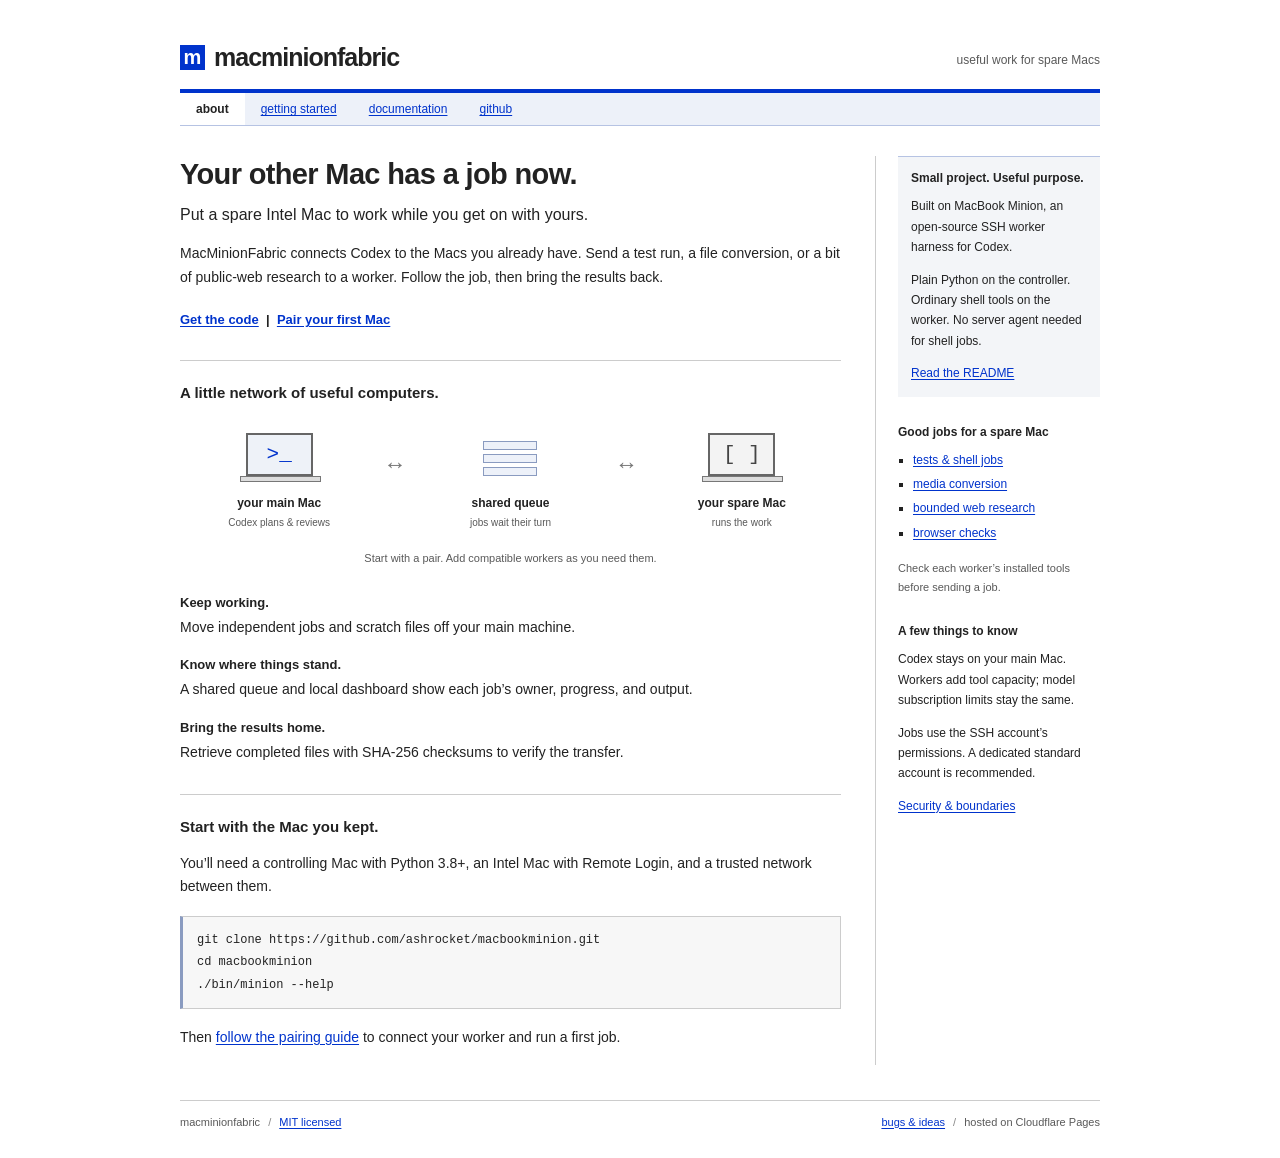
<file: site/index.html>
<!doctype html>
<html lang="en">
<head>
  <meta charset="utf-8">
  <meta name="viewport" content="width=device-width, initial-scale=1">
  <meta name="description" content="MacMinionFabric puts spare Intel Macs to work. Queue background jobs from Codex, follow their progress, and bring the results home.">
  <meta name="theme-color" content="#ffffff">
  <title>macminionfabric / useful work for spare Macs</title>
  <link rel="icon" href="favicon.svg" type="image/svg+xml">
  <link rel="stylesheet" href="style.css">
</head>
<body>
  <a class="skip" href="#content">Skip to content</a>
  <div class="page">
    <header>
      <div class="masthead">
        <a class="wordmark" href="./" aria-label="MacMinionFabric home"><span class="mark" aria-hidden="true">m</span>macminionfabric</a>
        <span class="tagline">useful work for spare Macs</span>
      </div>
      <nav aria-label="Main navigation">
        <a href="#about" aria-current="page">about</a>
        <a href="#getting-started">getting started</a>
        <a href="https://github.com/ashrocket/macbookminion/tree/main/skills/macbook-minion/references">documentation</a>
        <a href="https://github.com/ashrocket/macbookminion">github</a>
      </nav>
    </header>

    <main id="content">
      <div class="columns">
        <div class="main-column">
          <section id="about" class="intro" aria-labelledby="intro-title">
            <h1 id="intro-title">Your other Mac has a job now.</h1>
            <p class="lead">Put a spare Intel Mac to work while you get on with yours.</p>
            <p>MacMinionFabric connects Codex to the Macs you already have. Send a test run, a file conversion, or a bit of public-web research to a worker. Follow the job, then bring the results back.</p>
            <p class="intro-links"><a href="https://github.com/ashrocket/macbookminion">Get the code</a> <span aria-hidden="true">&nbsp;|&nbsp;</span> <a href="https://github.com/ashrocket/macbookminion/blob/main/skills/macbook-minion/references/pairing.md">Pair your first Mac</a></p>
          </section>

          <section class="how" aria-labelledby="how-title">
            <h2 id="how-title">A little network of useful computers.</h2>
            <div class="diagram" role="img" aria-label="Codex on your main Mac sends jobs through a shared queue to a spare Intel Mac. Results return to your main Mac.">
              <div class="machine"><span class="screen" aria-hidden="true">&gt;_</span><strong>your main Mac</strong><small>Codex plans &amp; reviews</small></div>
              <span class="connector" aria-hidden="true">&#8596;</span>
              <div class="queue"><span class="queue-lines" aria-hidden="true"><i></i><i></i><i></i></span><strong>shared queue</strong><small>jobs wait their turn</small></div>
              <span class="connector" aria-hidden="true">&#8596;</span>
              <div class="machine"><span class="screen worker-screen" aria-hidden="true">[&nbsp;]</span><strong>your spare Mac</strong><small>runs the work</small></div>
            </div>
            <p class="caption">Start with a pair. Add compatible workers as you need them.</p>
            <dl class="features">
              <div><dt>Keep working.</dt><dd>Move independent jobs and scratch files off your main machine.</dd></div>
              <div><dt>Know where things stand.</dt><dd>A shared queue and local dashboard show each job’s owner, progress, and output.</dd></div>
              <div><dt>Bring the results home.</dt><dd>Retrieve completed files with SHA-256 checksums to verify the transfer.</dd></div>
            </dl>
          </section>

          <section id="getting-started" class="getting-started" aria-labelledby="start-title">
            <h2 id="start-title">Start with the Mac you kept.</h2>
            <p>You’ll need a controlling Mac with Python 3.8+, an Intel Mac with Remote Login, and a trusted network between them.</p>
            <pre aria-label="Clone the repository and view command help"><code>git clone https://github.com/ashrocket/macbookminion.git
cd macbookminion
./bin/minion --help</code></pre>
            <p>Then <a href="https://github.com/ashrocket/macbookminion/blob/main/skills/macbook-minion/references/pairing.md">follow the pairing guide</a> to connect your worker and run a first job.</p>
          </section>
        </div>

        <aside aria-label="Project notes and links">
          <section class="project-note">
            <h2>Small project. Useful purpose.</h2>
            <p>Built on MacBook Minion, an open-source SSH worker harness for Codex.</p>
            <p>Plain Python on the controller. Ordinary shell tools on the worker. No server agent needed for shell jobs.</p>
            <a href="https://github.com/ashrocket/macbookminion/blob/main/README.md">Read the README</a>
          </section>
          <section>
            <h2>Good jobs for a spare Mac</h2>
            <ul class="link-list">
              <li><a href="https://github.com/ashrocket/macbookminion/blob/main/examples/smoke-job.sh">tests &amp; shell jobs</a></li>
              <li><a href="https://github.com/ashrocket/macbookminion/blob/main/examples/media-job.sh">media conversion</a></li>
              <li><a href="https://github.com/ashrocket/macbookminion/blob/main/skills/macbook-minion/references/fleet.md">bounded web research</a></li>
              <li><a href="https://github.com/ashrocket/macbookminion/blob/main/skills/macbook-minion/references/browser.md">browser checks</a></li>
            </ul>
            <p class="small">Check each worker’s installed tools before sending a job.</p>
          </section>
          <section>
            <h2>A few things to know</h2>
            <p>Codex stays on your main Mac. Workers add tool capacity; model subscription limits stay the same.</p>
            <p>Jobs use the SSH account’s permissions. A dedicated standard account is recommended.</p>
            <a href="https://github.com/ashrocket/macbookminion/blob/main/SECURITY.md">Security &amp; boundaries</a>
          </section>
        </aside>
      </div>
    </main>

    <footer>
      <span>macminionfabric <span aria-hidden="true">/</span> <a href="https://github.com/ashrocket/macbookminion/blob/main/LICENSE">MIT licensed</a></span>
      <span><a href="https://github.com/ashrocket/macbookminion/issues">bugs &amp; ideas</a> <span aria-hidden="true">/</span> hosted on Cloudflare Pages</span>
    </footer>
  </div>
</body>
</html>
</file>
<file: site/style.css>
:root {
  color-scheme: light;
  --ink: #222222;
  --muted: #595959;
  --blue: #0033cc;
  --rule: #cccccc;
  --paper: #ffffff;
  --wash: #f3f5f8;
}

* { box-sizing: border-box; }
html { scroll-padding-top: 20px; }
body { margin: 0; background: var(--paper); color: var(--ink); font: 14px/1.7 Verdana, Geneva, sans-serif; }
a { color: var(--blue); text-decoration: underline; text-underline-offset: 2px; }
a:visited { color: #551a8b; }
a:hover { color: #000066; background: #edf2ff; }
a:focus-visible { outline: 2px solid var(--blue); outline-offset: 4px; }
.page { width: min(920px, calc(100% - 48px)); margin: 42px auto 24px; }
.skip { position: absolute; left: 12px; top: -80px; padding: 8px; background: white; }
.skip:focus { top: 8px; }
.masthead { display: flex; align-items: baseline; justify-content: space-between; gap: 18px; padding-bottom: 17px; }
.wordmark, .wordmark:visited { display: inline-flex; align-items: center; gap: 9px; color: #222; font: bold 25px/1.2 Arial, Helvetica, sans-serif; letter-spacing: -1px; text-decoration: none; }
.wordmark:hover { background: none; color: var(--blue); }
.mark { display: grid; place-items: center; width: 25px; height: 25px; background: var(--blue); color: white; font: bold 20px/1 Arial, sans-serif; letter-spacing: 0; }
.tagline { color: var(--muted); font-size: 12px; }
nav { display: flex; flex-wrap: wrap; gap: 0; border-top: 4px solid var(--blue); border-bottom: 1px solid #b6c3e3; background: #edf1f9; }
nav a { display: block; padding: 6px 16px; font-size: 12px; }
nav a[aria-current] { color: var(--ink); background: white; text-decoration: none; font-weight: bold; }
.columns { display: grid; grid-template-columns: minmax(0, 1fr) 225px; gap: 34px; padding: 30px 0 35px; }
.main-column { min-width: 0; }
h1, h2, p { margin-top: 0; }
h1 { margin-bottom: 9px; font: bold 29px/1.25 Arial, Helvetica, sans-serif; letter-spacing: -0.65px; }
h2 { margin-bottom: 13px; font-size: 15px; line-height: 1.5; }
p { margin-bottom: 15px; }
.lead { font-size: 16px; line-height: 1.6; }
.intro-links { margin-top: 19px; font-weight: bold; font-size: 13px; }
.how, .getting-started { margin-top: 29px; padding-top: 21px; border-top: 1px solid var(--rule); }
.diagram { display: flex; align-items: center; justify-content: space-between; gap: 9px; padding: 16px 4px 8px; }
.machine, .queue { display: flex; flex: 1; align-items: center; flex-direction: column; text-align: center; }
.diagram strong { margin-top: 10px; font-size: 12px; white-space: nowrap; }
.diagram small { color: var(--muted); font-size: 10px; }
.screen { display: grid; place-items: center; position: relative; width: 67px; height: 43px; margin-bottom: 7px; border: 2px solid #666; background: #eef2f8; font: 21px monospace; color: var(--blue); }
.screen::after { content: ""; position: absolute; width: 79px; height: 4px; left: -8px; bottom: -8px; border: 1px solid #777; background: #ddd; }
.worker-screen { background: #f3f3f3; color: #444; }
.queue-lines { display: flex; flex-direction: column; justify-content: center; gap: 4px; width: 54px; height: 50px; }
.queue-lines i { height: 9px; border: 1px solid #8a9bc0; background: #edf1f9; }
.connector { margin-top: -35px; color: #777; font: 23px Arial, sans-serif; }
.caption { margin: 10px 0 24px; text-align: center; color: var(--muted); font-size: 11px; }
.features { margin: 0; }
.features div { margin-bottom: 15px; }
dt { font-weight: bold; font-size: 13px; }
dd { margin: 2px 0 0; }
pre { max-width: 100%; overflow-x: auto; margin: 17px 0; padding: 12px 14px; border: 1px solid var(--rule); border-left: 3px solid #8a9bc0; background: #f7f7f7; font: 12px/1.85 "Courier New", Courier, monospace; }
aside { border-left: 1px solid var(--rule); padding-left: 22px; font-size: 12px; line-height: 1.7; }
aside section + section { margin-top: 26px; }
aside h2 { font-size: 12px; margin-bottom: 9px; }
aside p { margin-bottom: 12px; }
.project-note { padding: 12px 13px 13px; background: var(--wash); border-top: 1px solid #b6c3e3; }
.link-list { padding-left: 15px; margin: 0 0 12px; list-style-type: square; }
.link-list li { padding-bottom: 4px; }
.small { color: var(--muted); font-size: 11px; }
footer { display: flex; flex-wrap: wrap; justify-content: space-between; gap: 8px 20px; border-top: 1px solid var(--rule); padding-top: 12px; color: var(--muted); font-size: 11px; }
footer span span { color: #888; padding: 0 5px; }

@media (max-width: 720px) {
  .page { width: calc(100% - 32px); margin-top: 25px; }
  .masthead { align-items: flex-start; flex-direction: column; gap: 7px; padding-bottom: 14px; }
  .tagline { padding-left: 34px; }
  .columns { grid-template-columns: minmax(0, 1fr); gap: 28px; padding-top: 26px; }
  aside { border-left: 0; border-top: 1px solid var(--rule); padding: 20px 0 0; display: grid; grid-template-columns: repeat(2, minmax(0, 1fr)); gap: 22px; font-size: 13px; }
  aside section + section { margin-top: 0; }
  aside section:last-child { grid-column: 1 / -1; }
  h1 { font-size: 27px; }
  nav a { padding: 7px 12px; }
}

@media (max-width: 420px) {
  body { font-size: 14px; }
  .wordmark { font-size: 23px; }
  nav a { padding: 8px 10px; font-size: 11px; }
  .diagram { gap: 3px; padding-inline: 0; }
  .diagram strong { font-size: 10px; }
  .diagram small { max-width: 86px; font-size: 10px; line-height: 1.5; }
  .connector { font-size: 17px; }
  aside { grid-template-columns: minmax(0, 1fr); }
  .project-note { padding: 14px; }
}
</file>
